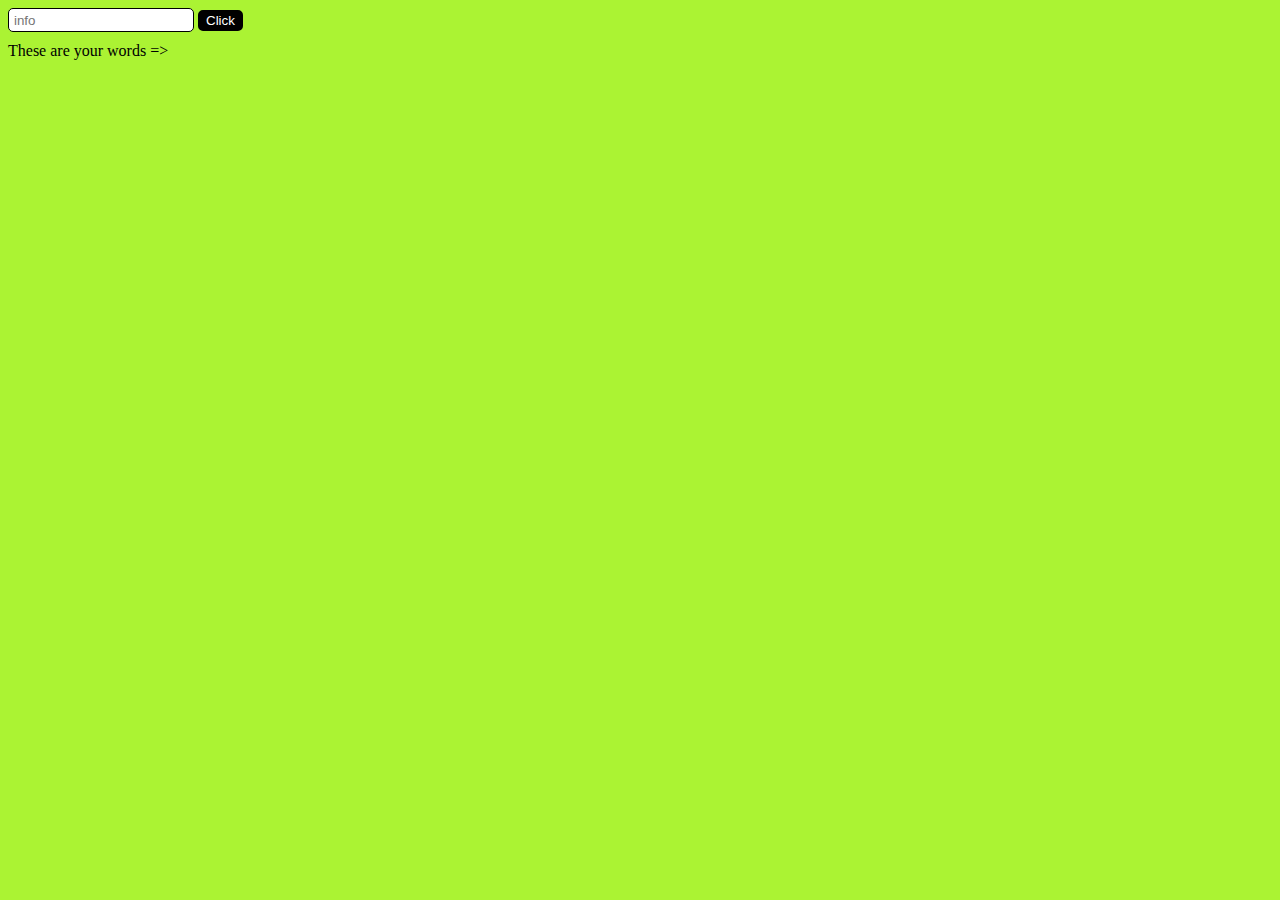
<file: 1-lab/index.html>
<!DOCTYPE html>
<html>
<head>
	<title>onlyText</title>
	<meta charset="utf-8">
	<link rel="stylesheet" type="text/css" href="index.css">
</head>
<body>
    <input type="text" name="info" placeholder="info">
    <button class="click">Click</button>
    <div class="repeater">These are your words => </div>

    <script type="text/javascript" src="index.js"></script>
</body>
</html>
</file>
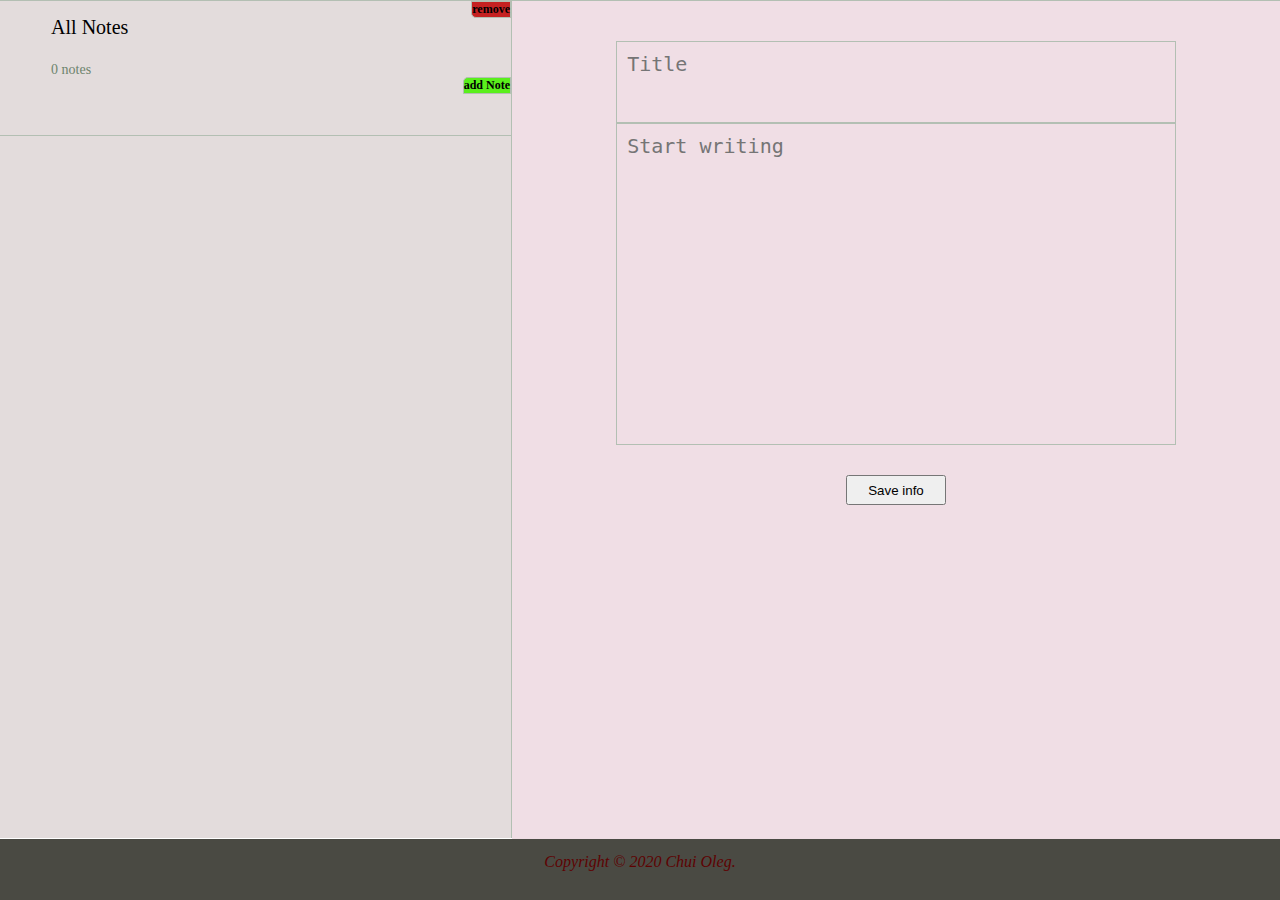
<file: 2-lab/index.html>
<!DOCTYPE html>
<html>
<head>
  <meta charset="utf-8">
  <link rel="stylesheet" type="text/css" href="index.css">
  <title>Notes_Chui</title>
</head>
<body>
  <div class="wrapper">
    <div class="row-content">
  	  <div class="col-1">
  	  	<div class="mainLeftPart">
  	  	  <div class="buttonNote remove">remove</div>
  	  	  <div class="inscriptionAllNotes">All Notes</div>
  	  	  <br><div class="quantityNotes">
  	  	  	<span class="quantity">0</span> notes
  	  	  </div>
  	      <div class="buttonNote addNote">add Note</div>
  	    </div>
  	  </div>
  	  <div class="col-2">
  	  	<textarea class="title" placeholder="Title" maxlength="30"></textarea>
        <textarea class="mainText" placeholder="Start writing"></textarea>
  	  	<button id="saveInfo">Save info</button>
    </div>
    </div>
    <footer class="footer">
      Copyright © 2020 Chui Oleg.
    </footer>
  </div>
  <script type="text/javascript" src="scripts.js"></script>
</body>
</html>
</file>
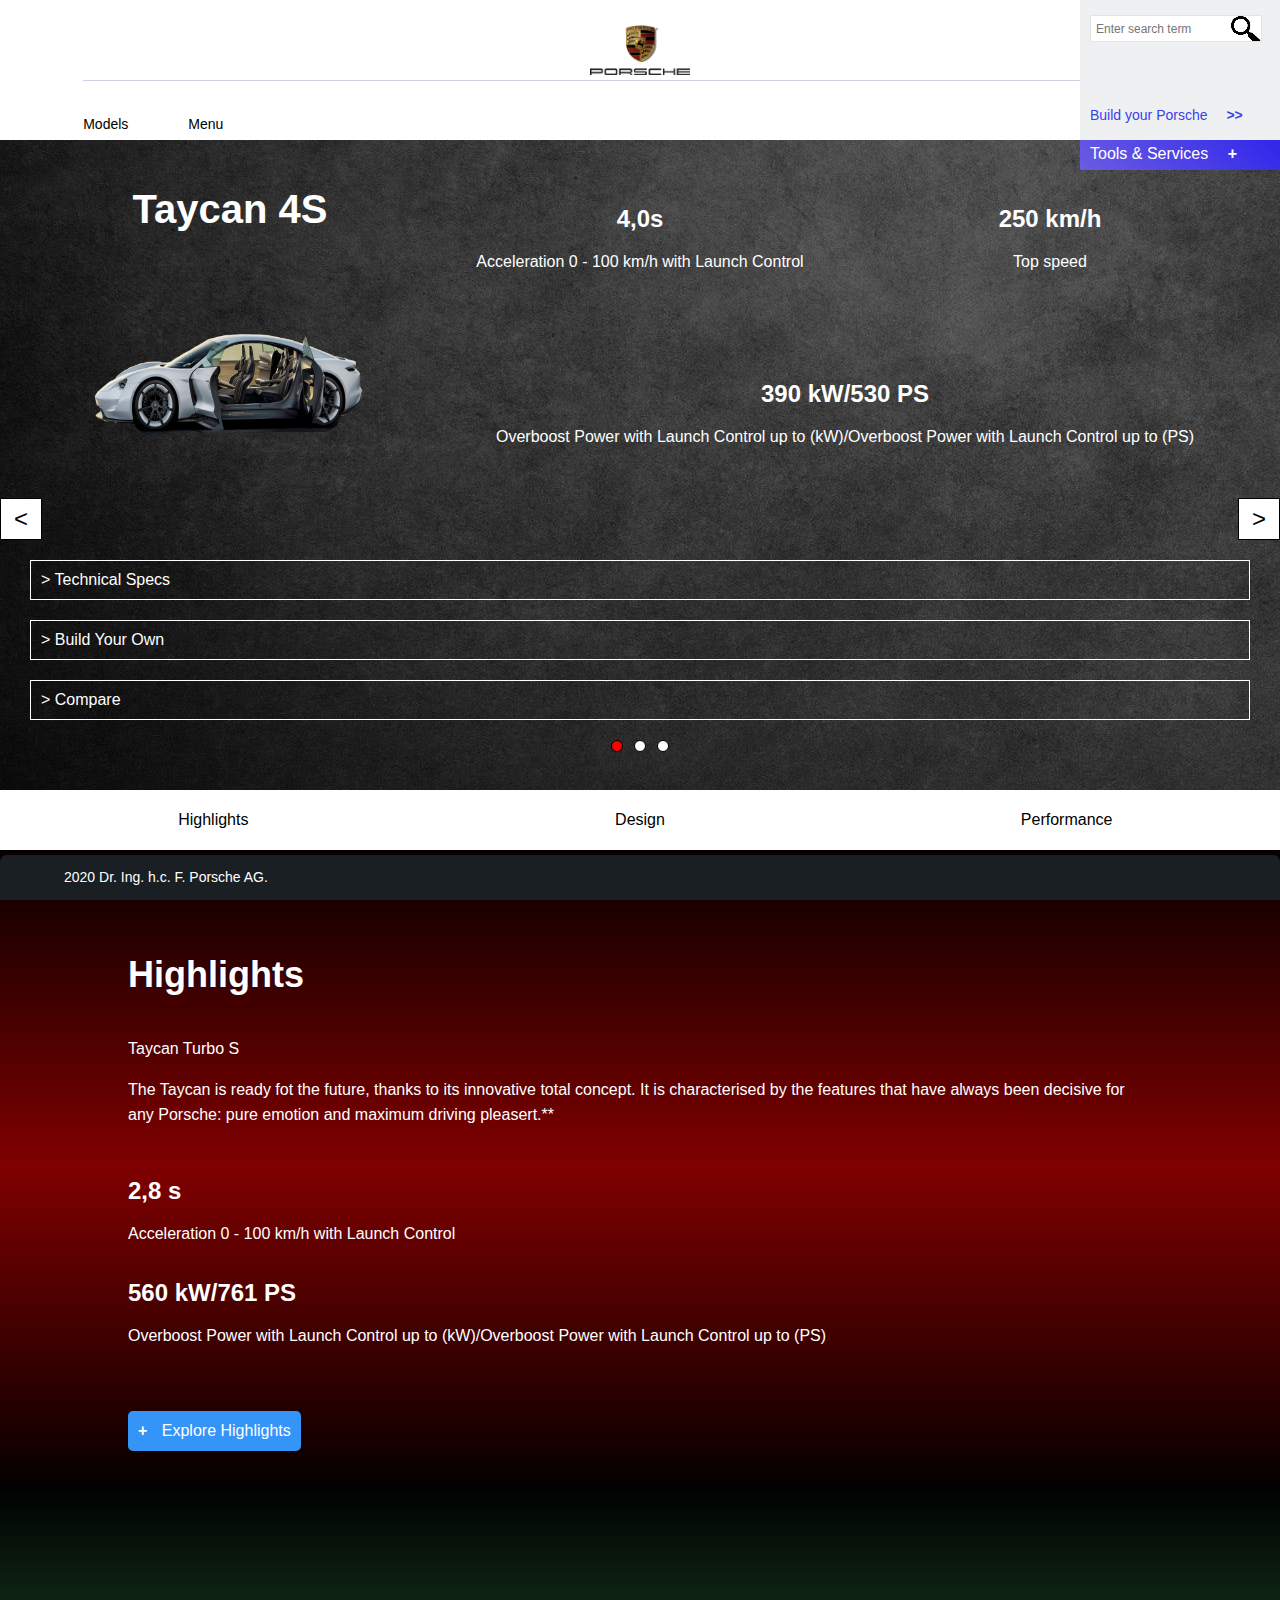
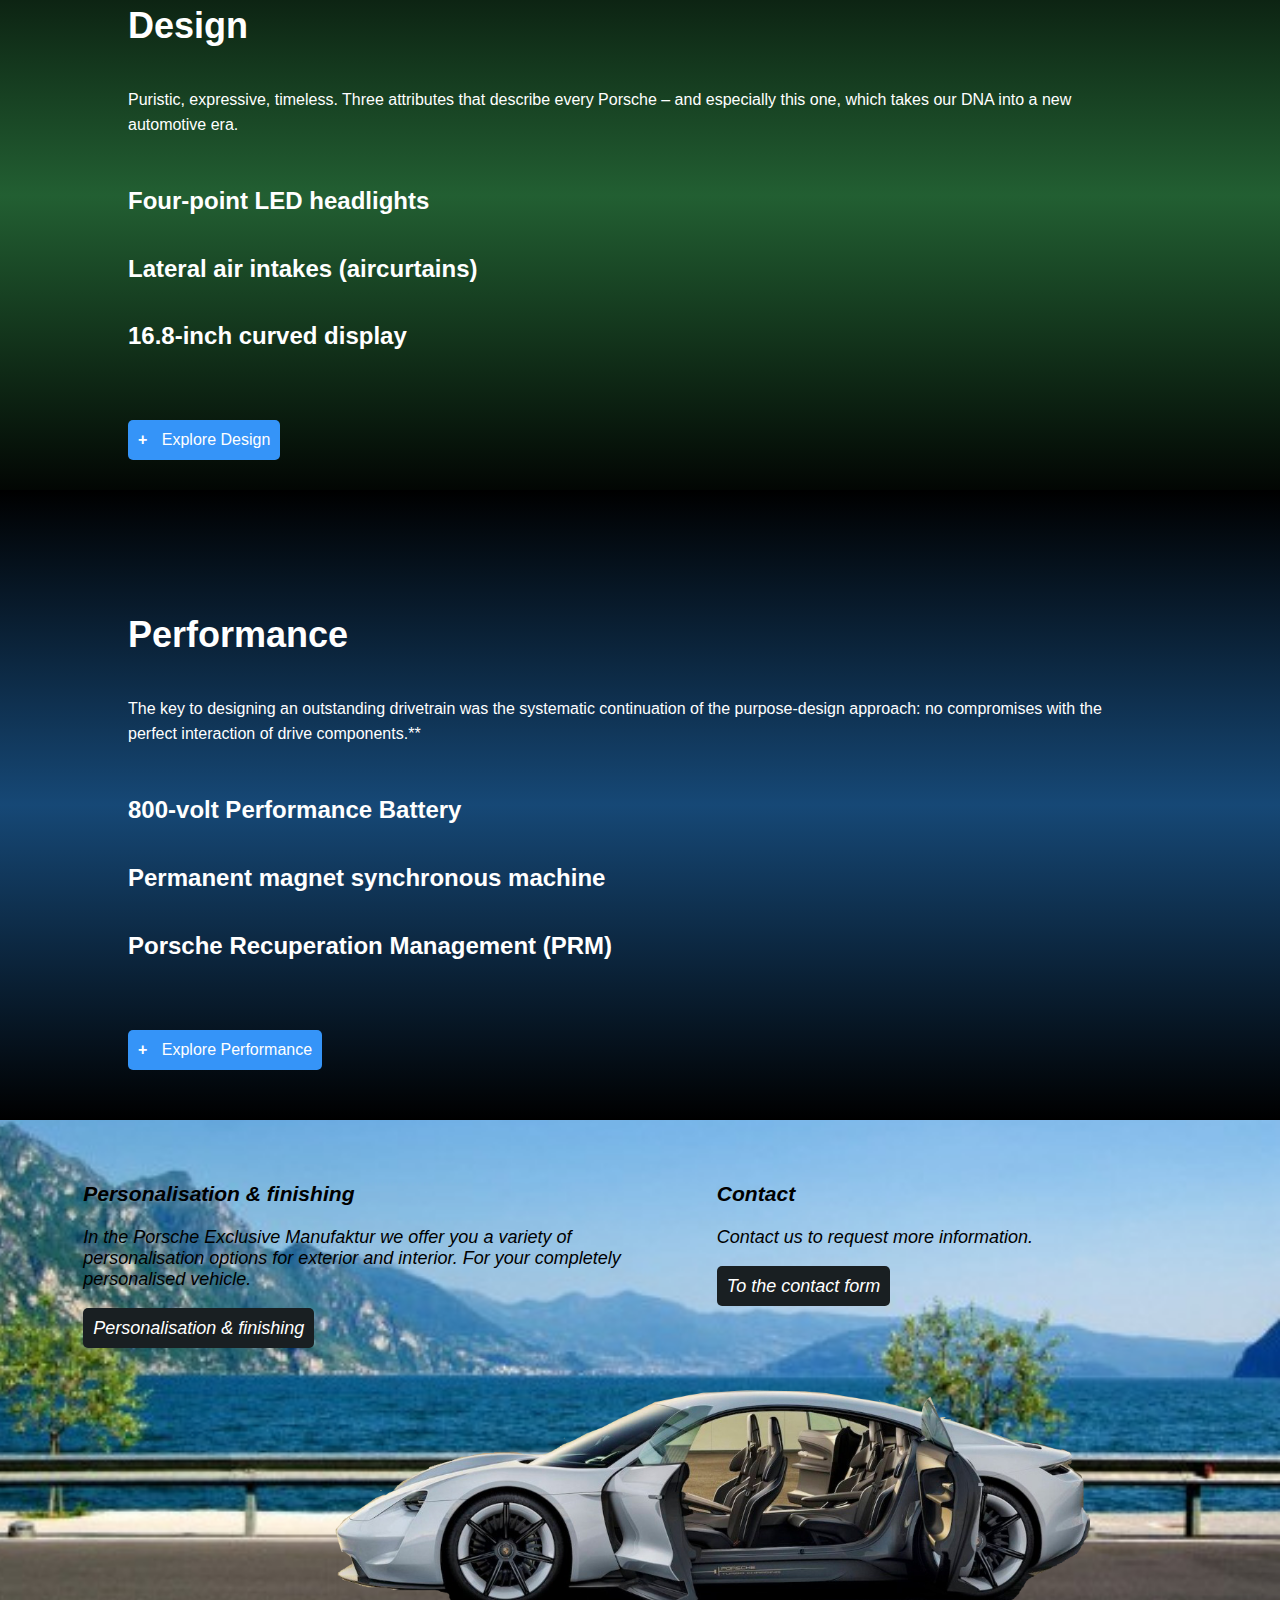
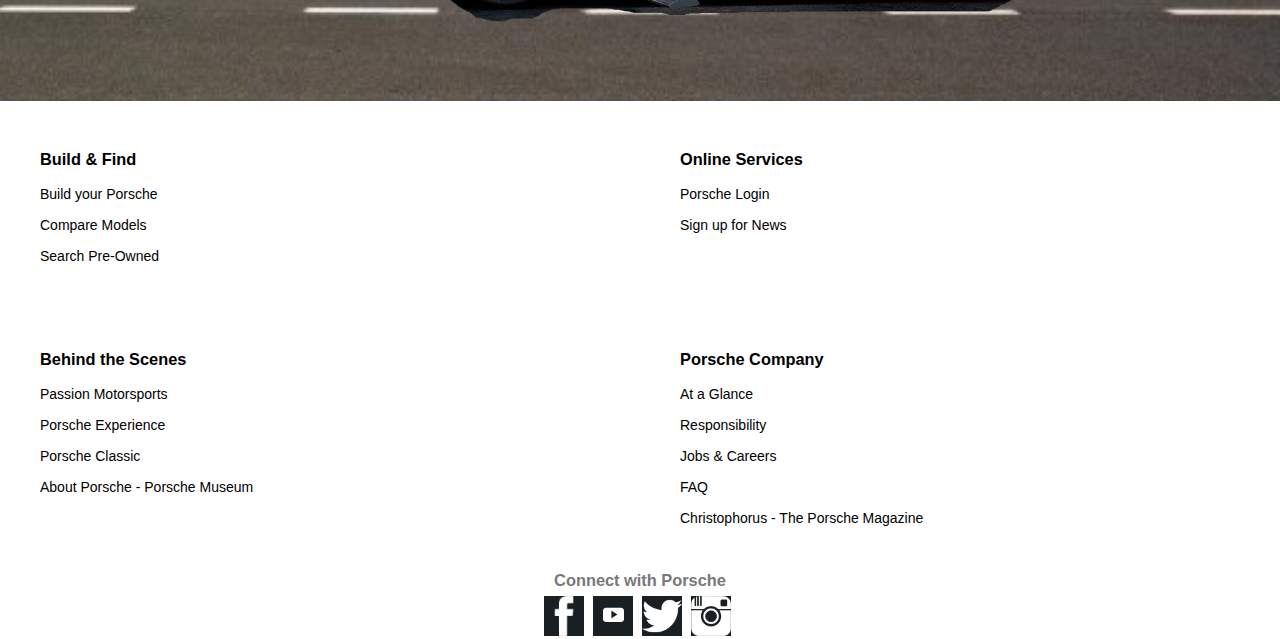
<file: 3-lab/index.html>
<!DOCTYPE html>
<html lang="en">
<head>
	<meta charset="utf-8">
	<meta name="viewport" content="width=device-width, initial-scale=1">
	<link rel="stylesheet" type="text/css" href="styles.css">
	<title>Porsche Taycan</title>
</head>
<body>
  <header>
  	  
  	  <div class="logo">
  	  	<a href="#"><img src="img/Porsche_logo.png" alt="Porshce_Logo"></a>
  	  </div>
  	  
  	  <div class="searchBar">
  	  	<form class="wrapper">
  	  	  <input type="text" name="info" placeholder="Enter search term">
  	  	  <button></button>	
  	  	</form>
  	  	<a href="#">Build your Porsche <span>>></span></a>
  	  </div>
      
      <nav class="drop-down-list">
      	
      	<ul class="zero-nesting models-menu">
   
      		<li class="models"><a href="#" class="first-nesting-a">Models</a>
            <ul class="first-nesting">
            	
            	<li><a href="#">718</a>
                <ul class="second-nesting">
                	<li><a href="#">718 Cayman Models</a></li>
                	<li><a href="#">718 Boxster Models</a></li>
                	<li><a href="#">718 T Models</a></li>
                	<li><a href="#">718 GTS 4.0 Models</a></li>
                	<li><a href="#">718 Cayman GT4</a></li>
                	<li><a href="#">718 Spyder</a></li>
                </ul>
            	</li>
            	
            	<li><a href="#">911</a>
                <ul class="second-nesting">
                  <li><a href="#">911 Carrera Model</a></li>
                  <li><a href="#">911 Turbo Model</a></li>
                </ul>
            	</li>
            	
            	<li><a href="#">Taycan</a>
            	  <ul class="second-nesting">
                	<li><a href="#">Taycan Models</a></li>
                	<li><a href="#">E-Performance</a></li>
                </ul>
              </li>
            	
            	<li><a href="#">Cayenne</a>
            	  <ul class="second-nesting">
                	<li><a href="#">Cayenne Models</a></li>
                	<li><a href="#">E-Performance</a></li>
                </ul>
            	</li>
            
            </ul>
      		</li>
      		
      		<li class="menu"><a href="#" class="first-nesting-a">Menu</a></li>

      	</ul>

      	<ul class="extraMenu zero-nesting">
      		<li class="pre-owned-cars"><a href="#" class="first-nesting-a">Pre-owned Cars</a>
            <ul class="first-nesting">
            	<li><a href="#">Porsche Approved</a></li>
            	<li><a href="#">Porsche Werkswagen</a></li>
            </ul>
      		</li>
      		
      		<li class="motorsports"><a href="#" class="first-nesting-a">Motorsports & Events</a>
      		  <ul class="first-nesting">
            	<li><a href="#">Motorsport</a></li>
            	<li><a href="#">Porsche Experience</a></li>
            	<li><a href="#">Porsche Clubs</a></li>
            	<li><a href="#">Porsche Golf</a></li>
            </ul>
      		</li>
      		
      		<li class="service"><a href="#" class="first-nesting-a">Service & Accessories</a>
            <ul class="first-nesting">
            	<li><a href="#">Porsche Exclusive Manufaktur</a></li>
            	<li><a href="#">Experience Werk 1</a></li>
            	<li><a href="#">Factory delivery</a></li>
            	<li><a href="#">Porsche Connect</a></li>
            </ul>
      		</li>
      		
      		<li class="company"><a href="#" class="first-nesting-a">Company</a>
            <ul class="first-nesting">
            	<li><a href="#">Porsche at a glance</a></li>
            	<li><a href="#">Newsroom & Press</a></li>
            	<li><a href="#">Jobs & Career</a></li>
            	<li><a href="#">Christophorus - The Porsche Magazine</a></li>
            	<li><a href="#">Porsche Museum</a></li>
            	<li><a href="#">Porsche Pavilion</a></li>
            </ul>
      		</li>

        </ul>

      </nav>
  </header>
  
  <main>
  	
    <section class="carInfo">
  	
	  	<div class="Tools">
	  		<a href="#">Tools & Services <span>+</span></a>
	  	</div>

	  	<div class="button previous">&lt;</div>

      <div class="button next">></div>

	  	<div class="fourS carView">
	  		<div class="carName">
	  		  <h1>Taycan 4S</h1>
	  	    <img src="img/taycan_1.png" alt="Taycan 4S">
	  	  </div>
		  	<div class="acceleration">
		  		<h2>4,0s</h2>
		  		<p>Acceleration 0 - 100 km/h with Launch Control</p>
		  	</div>
	      <div class="kW">
	      	<h2>390 kW/530 PS</h2>
	      	<p>Overboost Power with Launch Control up to (kW)/Overboost Power with Launch Control up to (PS)</p>
	      </div>
	      <div class="topSpeed">
	      	<h2>250 km/h</h2>
	      	<p>Top speed</p>
	      </div>
	      <div class="withBorder TechnoSpecs">
	      	<a href="#">> Technical Specs</a>
	      </div>
	      <div class="withBorder BuildYourOwn">
	      	<a href="#">> Build Your Own</a>
	      </div>
	      <div class="withBorder Compare">
	      	<a href="#">> Compare</a>
	      </div>
	  	</div>

	  	<div class="Turbo carView">
	  		<div class="carName">
	  		  <h1>Taycan Turbo</h1>
	  	    <img src="img/taycan_2.png" alt="Taycan Turbo">
	  	  </div>
		  	<div class="acceleration">
		  		<h2>3,2s</h2>
		  		<p>Acceleration 0 - 100 km/h with Launch Control</p>
		  	</div>
	      <div class="kW">
	      	<h2>500 kW/680 PS</h2>
	      	<p>Overboost Power with Launch Control up to (kW)/Overboost Power with Launch Control up to (PS)</p>
	      </div>
	      <div class="topSpeed">
	      	<h2>260 km/h</h2>
	      	<p>Top speed</p>
	      </div>
	      <div class="withBorder TechnoSpecs">
	      	<a href="#">> Technical Specs</a>
	      </div>
	      <div class="withBorder BuildYourOwn">
	      	<a href="#">> Build Your Own</a>
	      </div>
	      <div class="withBorder Compare">
	      	<a href="#">> Compare</a>
	      </div>
	  	</div>

	  	<div class="TurboS carView">
	  		<div class="carName">
	  		  <h1>Taycan Turbo S</h1>
	  	    <img src="img/taycan_3.png" alt="Taycan S">
	  	  </div>
		  	<div class="acceleration">
		  		<h2>2,8s</h2>
		  		<p>Acceleration 0 - 100 km/h with Launch Control</p>
		  	</div>
	      <div class="kW">
	      	<h2>560 kW/761 PS</h2>
	      	<p>Overboost Power with Launch Control up to (kW)/Overboost Power with Launch Control up to (PS)</p>
	      </div>
	      <div class="topSpeed">
	      	<h2>260 km/h</h2>
	      	<p>Top speed</p>
	      </div>
	      <div class="withBorder TechnoSpecs">
	      	<a href="#">> Technical Specs</a>
	      </div>
	      <div class="withBorder BuildYourOwn">
	      	<a href="#">> Build Your Own</a>
	      </div>
	      <div class="withBorder Compare">
	      	<a href="#">> Compare</a>
	      </div>
	  	</div>

	  	<div class="circles">
	  		<div class="first"></div>
	  		<div class="second"></div>
	  		<div class="third"></div>
	  	</div>
	  	
    </section>

    <div class="anchors">
    	<a href="#Highlights">Highlights</a>
    	<a href="#Design">Design</a>
    	<a href="#Performance">Performance</a>
    </div>

    <section id="Highlights" class="anchorsBlock">
    	<h1>Highlights</h1>
    	<p>Taycan Turbo S</p>
    	<p>The Taycan is ready fot the future, thanks to its innovative total concept. It is characterised by the features that have always been decisive for any Porsche: pure emotion and maximum driving pleasert.**</p>
    	<div class="wrapper">
	    	<div class="acceleration">
	    	  <h2>2,8 s</h2>
	    	  <p>Acceleration 0 - 100 km/h with Launch Control</p>
	    	</div>
	    	<div class="Overboost">
	    	  <h2>560 kW/761 PS</h2>
	    	  <p>Overboost Power with Launch Control up to (kW)/Overboost Power with Launch Control up to (PS)</p>
    	  </div>
    	</div>
    	<a href="#"><span>+</span> Explore Highlights</a>
    </section>

    <section id="Design" class="anchorsBlock">
      <h1>Design</h1>
      <p>Puristic, expressive, timeless. Three attributes that describe every Porsche – and especially this one, which takes our DNA into a new automotive era.</p>
      <div class="wrapper">
      	<h2>Four-point LED headlights</h2>
      	<h2>Lateral air intakes (aircurtains)</h2>
      	<h2>16.8-inch curved display</h2>
      </div>
      <a href="#"><span>+</span> Explore Design</a>
    </section>

    <section id="Performance" class="anchorsBlock">
    	<h1>Performance</h1>
    	<p>The key to designing an outstanding drivetrain was the systematic continuation of the purpose-design approach: no compromises with the perfect interaction of drive components.**</p>
      <div class="wrapper">
      	<h2>800-volt Performance Battery</h2>
      	<h2>Permanent magnet synchronous machine</h2>
      	<h2>Porsche Recuperation Management (PRM)</h2>
      </div>
      <a href="#"><span>+</span> Explore Performance</a>
    </section>

    <section class="parallax">
      <div class="road">
        <div class="Personalisation text">
          <h3>Personalisation & finishing</h3>
          <p>In the Porsche Exclusive Manufaktur we offer you a variety of personalisation options for exterior and interior. For your completely personalised vehicle.</p>
        <a href="#">Personalisation & finishing</a>
        </div>
        <div class="Contact text">
          <h3>Contact</h3>
          <p>Contact us to request more information.</p>
          <a href="#">To the contact form</a>
        </div>
        <div class="car"></div>
      </div>
    </section>

  </main>

  <footer>
  	<div class="lists">
  		<ul class="Build">
  			<li><h3>Build & Find</h3></li>
  			<li><a href="#">Build your Porsche</a></li>
  			<li><a href="#">Compare Models</a></li>
  			<li><a href="#">Search Pre-Owned</a></li>
  		</ul>
  		<ul class="Online">
  			<li><h3>Online Services</h3></li>
  			<li><a href="#">Porsche Login</a></li>
  			<li><a href="#">Sign up for News</a></li>
  		</ul>
  		<ul class="Behind">
  			<li><h3>Behind the Scenes</h3></li>
  			<li><a href="#">Passion Motorsports</a></li>
  			<li><a href="#">Porsche Experience</a></li>
  			<li><a href="#">Porsche Classic</a></li>
  			<li><a href="#">About Porsche - Porsche Museum</a></li>
  		</ul>
  		<ul class="Porsche">
  			<li><h3>Porsche Company</h3></li>
  			<li><a href="#">At a Glance</a></li>
  			<li><a href="#">Responsibility</a></li>
  			<li><a href="#">Jobs & Careers</a></li>
  			<li><a href="#">FAQ</a></li>
  			<li><a href="#">Christophorus - The Porsche Magazine</a></li>
  		</ul>

  	</div>
   
    <div class="connecting">
  			<h3>Connect with Porsche</h3>
  			<a class="facebook" href="#"></a>
  			<a class="youtube" href="#"></a>
  			<a class="twitter" href="#"></a>
  			<a class="instagram" href="#"></a>
    </div>

  	<div class="copyright">2020 Dr. Ing. h.c. F. Porsche AG.</div>

  </footer>
  
  <script src="script.js"></script>
</body>
</html>
</file>
<file: 1-lab/index.css>
body {
  background: #ABF333;
}

input[name="info"] {
  border: 1px solid black;
  border-radius: 5px;
  height: 20px;
  padding-left: 5px;
}

button.click {
  background-color: black;
  color: white;
  cursor: pointer;
  border-radius: 5px;
  border: 2px solid black;
}

button.click:hover {
  color: red;
}

div.repeater {
  margin-top: 10px;
}
</file>
<file: 2-lab/index.css>
.wrapper {
  min-height: 99.9vh;
  margin: -8px;
  overflow: hidden;
  display: flex;
  flex-direction: column;
  border-top: 1px solid #b3bfb3;
}

.row-content {
  display: flex;
  font-size: 20px;
  flex: 1 1 auto;
}

.col-1 {
  box-sizing: border-box;
  width: 40%;
  max-height: 93vh;
  background-color: #e3dcdc;
  border-right: 1px solid #b3bfb3;
  overflow-y: scroll;
}

.mainLeftPart {
  box-sizing: border-box;
  padding-left: 10%;
  height: 15vh;
  border-bottom: 1px solid #b3bfb3;
}

.inscriptionAllNotes {
  padding-top: 15px;
}


.quantityNotes {
  font-size: 14px;
  color: #6e846e;
}


.col-2 {
  box-sizing: border-box;
  width: 60%;
  background-color: #F0DEE5;
  display: flex;
  flex-direction: column;
}

.buttonNote {
  font-weight: bold;
  display: inline-block;
  position: relative;
  float: right;
  border: 1px solid #b3bfb3;
  font-size: 12px;
}

.buttonNote:hover {
  cursor: pointer;
  background: #FBA990;
  font-weight: bold;
  border: 1px solid black;
}

.remove {
  background-color: #C52121;
  border-radius: 0 0 0 5px;
}

.addNote {  
  border-radius: 5px 0 0 0;
  margin-top: -0.1vh;
  background-color: #5AEF1C;
}

button {
  display: inline-block;
  margin: 10px auto;
  height: 30px;
  width: 100px;
}

button:hover {
  background: #FBA990;
  font-weight: bold;
  border: 1px solid black;
  border-radius: 5px;
  cursor: pointer;
}

textarea.title {
  border: 1px solid #b3bfb3;
  background-color: #F0DEE5;
  height: 60px;
  width: 70%;
  margin: 0px auto;
  margin-top: 40px;
  resize: none;
  font-size: 20px;
  padding: 10px;
}

textarea.mainText {
  border: 1px solid #b3bfb3;
  background-color: #F0DEE5;
  height: 300px;
  width: 70%;
  margin: 20px auto;
  margin-top: 0;
  resize: none;
  font-size: 20px;
  padding: 10px;
}

.footer {
  box-sizing: border-box;
  height: 6.8vh;
  width: 100%;
  padding-top: 1.6vh;
  font-style: italic;
  text-align: center;
  background-color: #4a4a43;
  color: #5e0202;
}

.newBlock {
  box-sizing: border-box;
  padding-top: 10px;
  padding-left: 10%;
  height: 15vh;
  background-color: #baecba;
  border-top: 1px solid #b3bfb3;
  border-bottom: 1px solid #b3bfb3;
}

.newBlock:hover {
  box-sizing: border-box;
  border-top: 1px solid #3928D7;
  border-bottom: 1px solid #3928D7;
  background-color: #DDF782;
  cursor: pointer;
}

.activeNote {
  height: 15vh;
  box-sizing: border-box;
  border-top: 1px solid #3928D7;
  border-bottom: 1px solid #3928D7; 
  background-color: #57D93D !important;
}

h3.titleText {
  margin-top: -0.5vh;
  font-size: 100%;
  color: black;
}

.time {
  font-size: 14px;
  margin-top: -2.5vh;
}
</file>
<file: 3-lab/styles.css>
html, body {
  height: 100%;
  font-size: 14px;
  margin: 0;
  padding: 5px 0;
  font-family: Arial;
}

a {
  text-decoration: none;
}

header {
  width: 87%;
  height: 130px;
  margin: 0 auto;
}

div.logo {
  padding-top: 15px;
  text-align: center;
  width: 100%;
  height: 55px;
  border-bottom: 1px solid #D5CBE4;
}

div.logo img {
  height: 50px;
  width: 100px;
}

div.searchBar {
  background-color: #eff0f1;
  box-sizing: border-box;
  width: 200px;
  position: absolute;
  top: 0;
  right: 6%;
  padding-left: 10px;
  height: 140px;
}

div.searchBar a {
  display: inline-block;
	margin-top: 65px;
  color: #383FED;
}

div.searchBar a span {
  font-weight: bold;
  margin-left: 15px;
}

div.searchBar a:hover {
  color: #bb0f0f;
}

form.wrapper {
	margin-top: 15px;
  border: 1px solid #e3e4e4;
  width: 170px;
  display: flex;
}

div.searchBar input {
  box-sizing: border-box;
	height: 25px;
	border: 0px solid #e3e4e4;
  padding: 0px 10px 0px 5px;
	font-size: 12px;
  width: 140px;
}

div.searchBar input:active,
div.searchBar input:focus,
div.searchBar button:active,
div.searchBar button:focus {
  outline: none;
}

div.searchBar button {
	box-sizing: border-box;
	border: 0px solid black;
	background-repeat: no-repeat;
	background-color: white;
	background-image: url('img/search_icon_1.png');
  width: 30px;
  height: 25px;
}

div.searchBar button:hover {
  cursor: pointer;
  background-image: url('img/search_icon_2.png');
}

.drop-down-list {
  padding: 21px 0 0 0;
  display: flex;
}

.drop-down-list ul {
  padding-left: 0px;
  list-style: none;
  display: flex;
  z-index: 1;
}

.drop-down-list .models-menu {
  max-height: 25px;
}

.drop-down-list  ul.models-menu li:first-child a{
  padding-right: 60px;
}

.drop-down-list a {
  display: block;
  background: white;
  padding: 0 30px 8px 0;
  color: black;
  transition: all 0.3s ease-out 0s;
}

.drop-down-list .first-nesting a {
  box-sizing: border-box;
  border: 1px solid #d5cbe4;
  padding: 15px 10px;
  font-size: 12px;
  width: 200px;
}

.drop-down-list > ul li {
  position: relative;
}

.drop-down-list ul.second-nesting {
  position: absolute;
  display: none;
  top: 0;
  left: 100%;
}

.drop-down-list li:hover > ul {
  display: block;
}

.drop-down-list ul.first-nesting {
  position: absolute;
  display: none;
  top: 100%;
  left: -10%;
}

.menu {
  display: none;
}

/*!!!!!!!!!!!!!!!!!!!!!
!!!!!!!!! MAIN !!!!!!!!
!!!!!!!!!!!!!!!!!!!!!*/

main {
  width: 100%;
  font-size: 16px;
  /*border: 5px solid green;*/
  border-radius: 20px;
}

section.carInfo {
  padding: 10px 30px;
  box-sizing: border-box;
  height: 650px;
  width: 100%;
  background-image: url('img/taycan_background.jpg');
  color: white;
  position: relative;
}

section.carInfo div.Tools {
  box-sizing: border-box;
  width: 200px;
  height: 30px;
  position: absolute;
  top: 0;
  right: 6%;
  background: linear-gradient(45deg, #6B5CE3, #3027EA);  
}

section.carInfo div.Tools a {
  display: block;
  box-sizing: border-box;
  text-align: left;
  height: 100%;
  color: white;
  padding: 5px 0 0 10px;
}

section.carInfo div.Tools a:hover {
  color: black;
}

section.carInfo div.Tools a span {
  font-weight: bold;
  margin-left: 15px;
}

section.carInfo div.button {
  height: 40px;
  width: 40px;
  background: white;
  border: 1px solid black;
  color: black;
  font-size: 1.5em;
  line-height: 40px;
  position: absolute;
  top: 50%;
}

section.carInfo div.previous {
  left: 0;
}

section.carInfo div.next {
  right: 0;
}

section.carInfo div.button:hover {
  cursor: pointer;
  color: white;
  background: black;
  border: 1px solid white;
}

section.carInfo div.carView {
  display: grid;
  grid-template-columns: 1fr 1fr 1fr;
  grid-column-gap: 10px;
  grid-template-rows: 400px 150px 60px;
}

section.carInfo > div > div:nth-child(1) {
  grid-column: 1 / -1;
}

section.carInfo div {
  text-align: center;
}

section.carInfo div.Turbo,
section.carInfo div.TurboS {
  display: none;
}

section.carInfo div img {
  display: block;
  margin: 0 auto;
  width: 600px;
  height: 300px;
}

section.carInfo h1 {
  font-size: 2.5em;
}

section.carInfo div.withBorder a {
  display: inline-block;
  color: white;
  padding: 10px;
  border: 1px solid white;
  transition: all 0.3s ease-out 0s;
}

section.carInfo div.withBorder a:hover {
  border: 1px solid red;
  color: red;
  box-shadow: -5px 5px 5px black;
  font-weight: bold;
}

section.carInfo div.circles {
  display: flex;
  justify-content: space-around;
  width: 70px;
  margin: 0 auto;
}

section.carInfo div.circles div {
  background: white;
  width: 10px;
  height: 10px;
  border: 1px solid black;
  border-radius: 50%;
}

section.carInfo div.circles .first {
  background: red;
}

section.carInfo div.circles div:hover {
  cursor: pointer;
}

main div.anchors {
  height: 60px;
  display: flex;
  justify-content: space-around;
  position: sticky;
  top: 0px;
  background: white;
  z-index: 1;
}

main div.anchors a {
  display: block;
  width: 20%;
  color: black;
  line-height: 60px;
  text-align: center;
  transition: transform 1s ease 0s;
}

main div.anchors a:hover {
  color: #19BEE0;
  transform: rotate(360deg);
}

main section.anchorsBlock {
  color: white;
  margin-top: -20px;
  padding: 100px 10% 50px 10%;
  max-height: 600px;
}

main section#Highlights {
  background: linear-gradient(#000000, #800000, #000000);  
}

main section#Design {
  background: linear-gradient(#000000, #225F32, #000000);
}

main section#Performance {
  background: linear-gradient(#000000, #164876, #000000);
}

main section.anchorsBlock > p {
  line-height: 25px;
}

main section.anchorsBlock a {
  display: inline-block;
  background: #3594F8;
  height: 40px;
  padding: 0 10px;
  line-height: 40px;
  color: white;
  border-radius: 5px;
  margin-top: 20px;
  position: relative;
  animation: button_riding 5s linear infinite alternate 0s none;
  animation-play-state: paused;
}

main section.anchorsBlock a:hover {
  color: #3594F8;
  background: white;
  animation-play-state: paused !important;
}

@keyframes button_riding {
  0% {
    left: 0%;
  }
  25% {
    left: 20%;
  }
  50% {
    left: 40%;
  }
  75% {
    left: 60%;
  }
  100% {
    left: 80%;
  }
}

main section.anchorsBlock a span {
  font-weight: bold;
  margin-right: 10px;
}

main section.anchorsBlock h1 {
  font-size: 36px;
  margin-bottom: 40px;
}

main section.anchorsBlock div.wrapper {
  display: flex;
  justify-content: space-between;
  margin: 30px 0;
}

main section#Highlights div.wrapper div {
  border-left: 1px solid white;
  padding-left: 15px;
  width: 50%;
}

main section#Design div.wrapper h2,
main section#Performance div.wrapper h2 {
  border-left: 1px solid white;
  padding-left: 15px;
  width: 25%;
}

main section.parallax {
  width: 100%;
  height: 600px;
  overflow: hidden;
  padding: 0;
  color: #000000;
  font-size: 18px;
  font-style: italic;
}

main section.parallax .road{
  margin-top: -19px;
  width: 110%;
  height: 100%;
  background: url('img/sea.jpg') center no-repeat; 
  background-size: cover;
  position: relative;
  left: -10%;
}

main section.parallax .car {
  position: absolute;
  bottom: 5%;
  left: 35%;
  width: 50%;
  height: 300px;
  background: url('img/taycan_1.png') center no-repeat;
  background-size: cover;
}

main section.parallax .text {
  position: absolute;
  top: 10%;
  width: 40%;
}

main section.parallax .Personalisation {
  left: 15%;
}

main section.parallax .Contact {
  right: 0%;
}

main section.parallax .text a {
  display: inline-block;
  box-sizing: border-box;
  background: #191f22;
  height: 40px;
  line-height: 40px;
  color: white;
  border-radius: 5px;
  padding: 0 10px;
}


main section.parallax .text a:hover {
  background: white;
  color: #191f22;
}

/*!!!!!!!!!!!!!!!!!
!!!!!!! FOOTER !!!!
!!!!!!!!!!!!!!!!!*/

footer {
  width: 100%;
}

footer div.lists {
  display: grid;
  grid-template-columns: 1fr 1fr 1fr 1fr;
  grid-template-rows: 200px;
}

footer div.lists ul {
  list-style: none;
}

footer div.lists a {
  display: block;
  color: black;
  margin-bottom: 15px;
}

footer div.lists a:hover {
  color: #bb0f0f;
}

footer div.connecting {
  margin-bottom: 10vh;
  text-align: center;
  color: #797979;
}

footer div.connecting a {
  display: inline-block;
  margin: -10px 5px 0 0;
  height: 40px;
  width: 40px;
  font-weight: bold; 
  background: #191f22;
}

footer div.connecting a:hover {
  background: #2E4EE4;
}

footer div.connecting a.facebook {
  background-image: url('img/facebook_logo.png'); 
  background-size: cover;
}

footer div.connecting a.youtube {
  background-image: url('img/youtube_logo.png') !important;
  background-size: cover;
}

footer div.connecting a.youtube:hover {
  background: red;
  background-size: cover;
}

footer div.connecting a.twitter {
  background-image: url('img/twitter_logo.png');
  background-size: cover; 
}

footer div.connecting a.instagram {
  background-image: url('img/instagram_logo.png');
  background-size: cover;
}

div.copyright {
  background: #191f22;
  box-sizing: border-box;
  color: white;
  height: 5vh;
  width: 100%;
  line-height: 5vh;
  padding-left: 5%;
  position: fixed;
  bottom: 0;
  z-index: 2;
  border-radius: 7px 7px 0 0;
}

@media only screen and (max-width: 1280px) {
  
  div.searchBar,
  section.carInfo div.Tools {
    right: 0;
  }

  .menu {
    display: block;
  }

  ul.extraMenu {
    display: none;
    position: relative;
    top: 24px;
    left: -80px;
  }

  .extraMenu a {
    font-size: 12px;
    border: 1px solid #d5cbe4;
    padding: 15px 10px;
  }

  .drop-down-list ul.extraMenu li ul {
    left: 100%;
    top: 0;
  }

  section.carInfo {
    padding: 20px 30px 0px 30px;
  }

  section.carInfo div.carName {
    grid-area: nameANDimage;
  }

  section.carInfo div.acceleration {
    grid-area: info1;
    padding-top: 25px;
  }

  section.carInfo div.topSpeed {
    grid-area: info2;
    padding-top: 25px;
  }

  section.carInfo div.kW {
    grid-area: info3;
  }

  section.carInfo div.TechnoSpecs {
    grid-area: button1;
  }

  section.carInfo div.BuildYourOwn {
    grid-area: button2;
  }

  section.carInfo div.Compare {
    grid-area: button3;
  }

  section.carInfo div img {
  display: block;
  margin: 0 auto;
  width: 300px;
  height: 250px;
}

  section.carInfo div.carView {
    display: grid;
    grid-template-columns: 1fr 1fr 1fr;
    grid-template-rows: 200px 200px 60px 60px 60px;
    grid-template-areas: 
      "nameANDimage info1 info2"
      "nameANDimage info3 info3"
      "button1 button1 button1"
      "button2 button2 button2"
      "button3 button3 button3"
  }
 
  section.carInfo div.Turbo,
  section.carInfo div.TurboS {
    display: none;
  }

  section.carInfo div.withBorder a {
    display: block;
    text-align: left;
  }

  section.carInfo div.button {
    top: 55%;
  }

  section.carInfo > div > div:nth-child(1) {
    grid-column: 1 / 2;
  }

  section.anchorsBlock div.wrapper {
    flex-direction: column;
  }

  main section#Highlights div.wrapper div,
  main section#Design div.wrapper h2,
  main section#Performance div.wrapper h2 {
    border-left: 0;
    padding-left: 0;
    width: 100%;
  }

  @keyframes button_riding {
    0% {
      left: 0%;
    }
    25% {
      left: 15%;
    }
    50% {
      left: 30%;
    }
    75% {
      left: 45%;
    }
    100% {
      left: 60%;
    }
  }

  main section.parallax .car {
  bottom: 8%;
  left: 30%;
  width: 60%;
  height: 300px;
}

  footer div.lists {
    display: grid;
    grid-template-columns: 1fr 1fr;
    grid-template-rows: 200px;
  }

}
</file>
